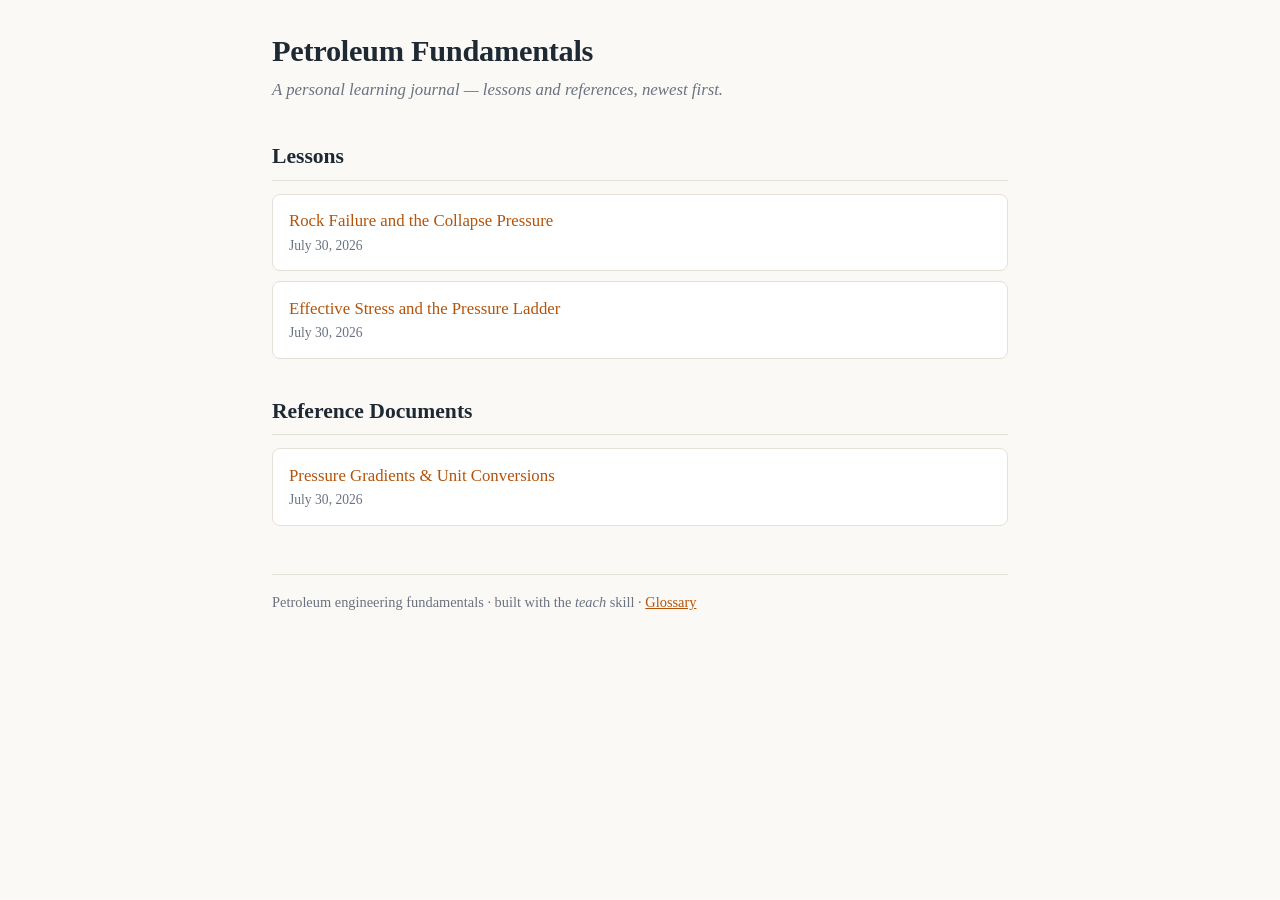
<file: index.html>
<!DOCTYPE html>
<html lang="en">
<head>
  <meta charset="UTF-8">
  <meta name="viewport" content="width=device-width, initial-scale=1.0">
  <title>Petroleum Fundamentals</title>
  <link rel="stylesheet" href="assets/course.css">
</head>
<body>
  <main>
    <header class="lesson-header">
      <h1>Petroleum Fundamentals</h1>
      <p class="subtitle">A personal learning journal — lessons and references, newest first.</p>
    </header>

    <section>
      <h2>Lessons</h2>
      <ul class="doc-list" id="lessons">
        <!-- Newest lessons go at the TOP of this list.
             Template:
             <li><a href="lessons/FILENAME.html">Lesson title<span class="date">Month D, YYYY</span></a></li>
        -->
        <li><a href="lessons/0002-rock-failure-and-collapse-pressure.html">Rock Failure and the Collapse Pressure<span class="date">July 30, 2026</span></a></li>
        <li><a href="lessons/0001-effective-stress-and-the-pressure-ladder.html">Effective Stress and the Pressure Ladder<span class="date">July 30, 2026</span></a></li>
      </ul>
    </section>

    <section>
      <h2>Reference Documents</h2>
      <ul class="doc-list" id="reference">
        <!-- Newest reference docs go at the TOP of this list.
             Template:
             <li><a href="reference/FILENAME.html">Reference title<span class="date">Month D, YYYY</span></a></li>
        -->
        <li><a href="reference/0001-pressure-gradients-cheat-sheet.html">Pressure Gradients &amp; Unit Conversions<span class="date">July 30, 2026</span></a></li>
      </ul>
    </section>

    <footer class="lesson-footer">
      Petroleum engineering fundamentals · built with the <em>teach</em> skill ·
      <a href="https://github.com/evgenymostovoy/petroleum-fundamentals/blob/main/GLOSSARY.md">Glossary</a>
    </footer>
  </main>
</body>
</html>
</file>
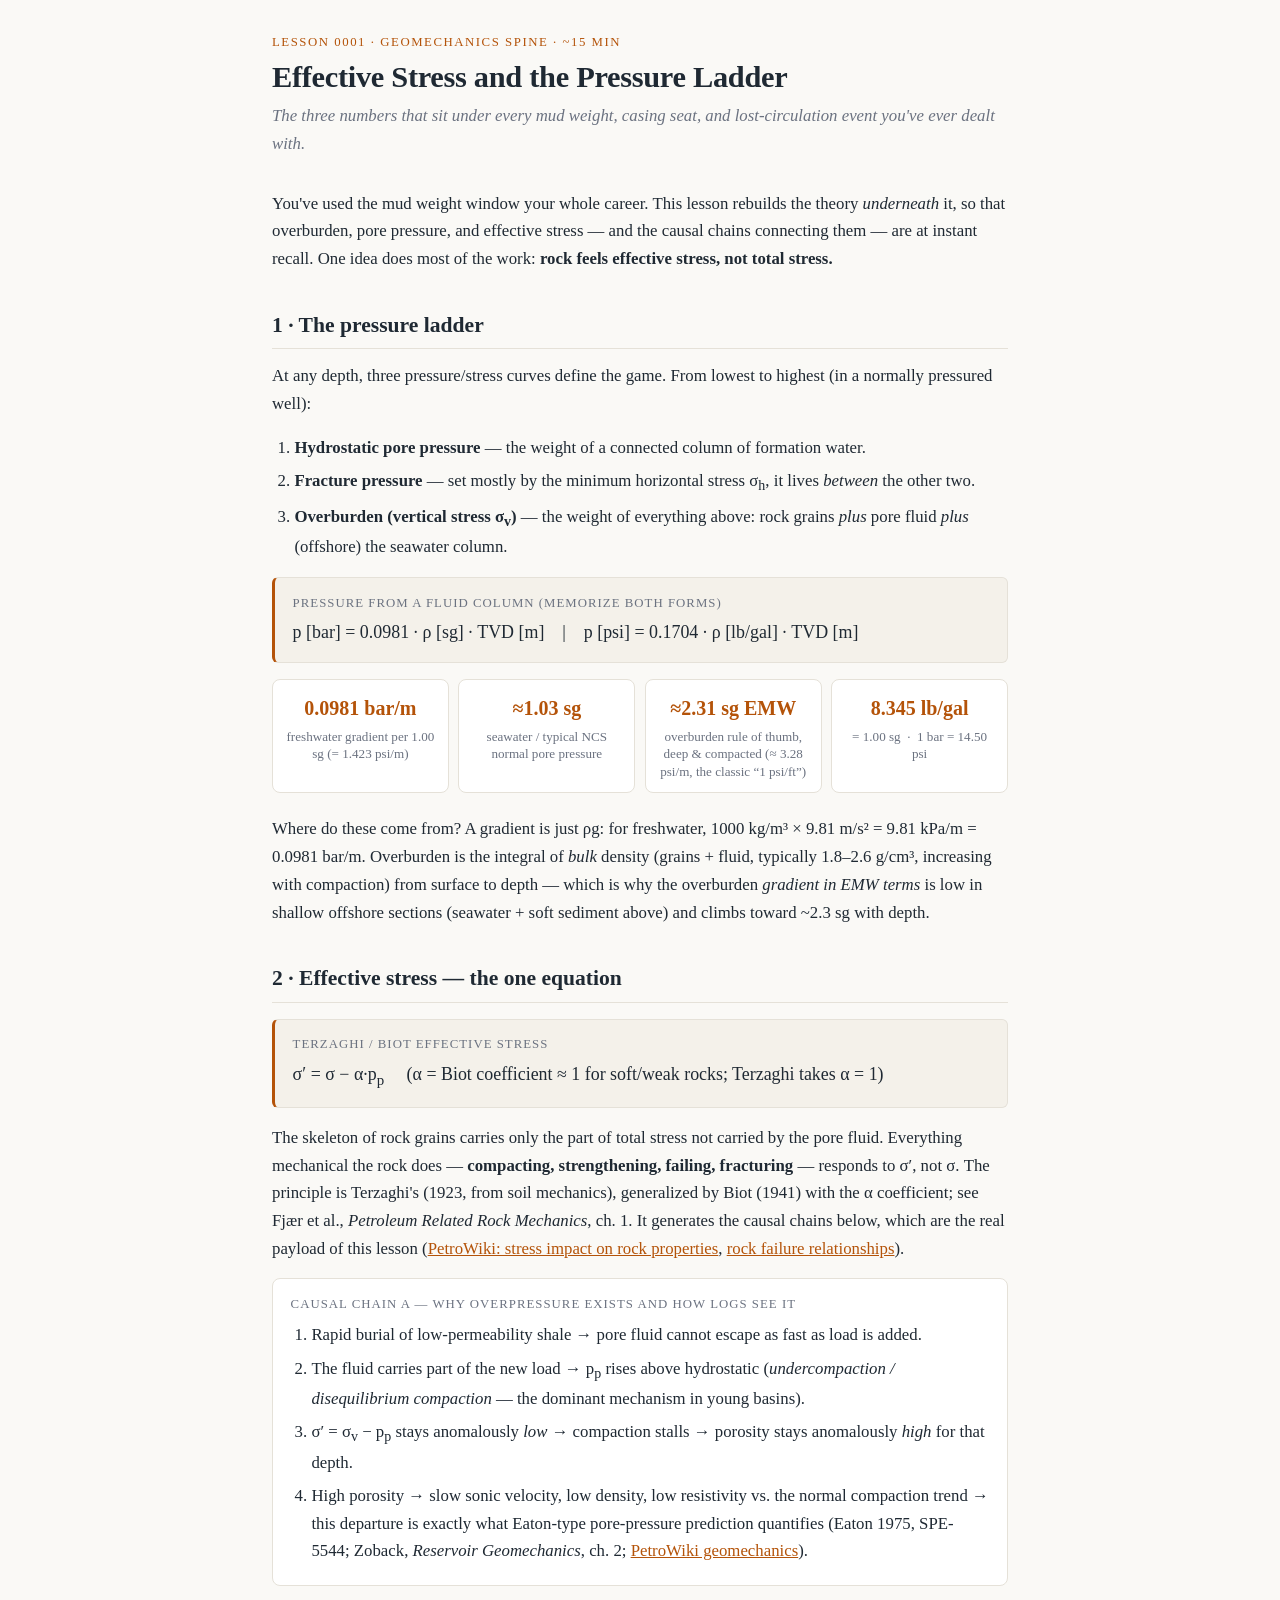
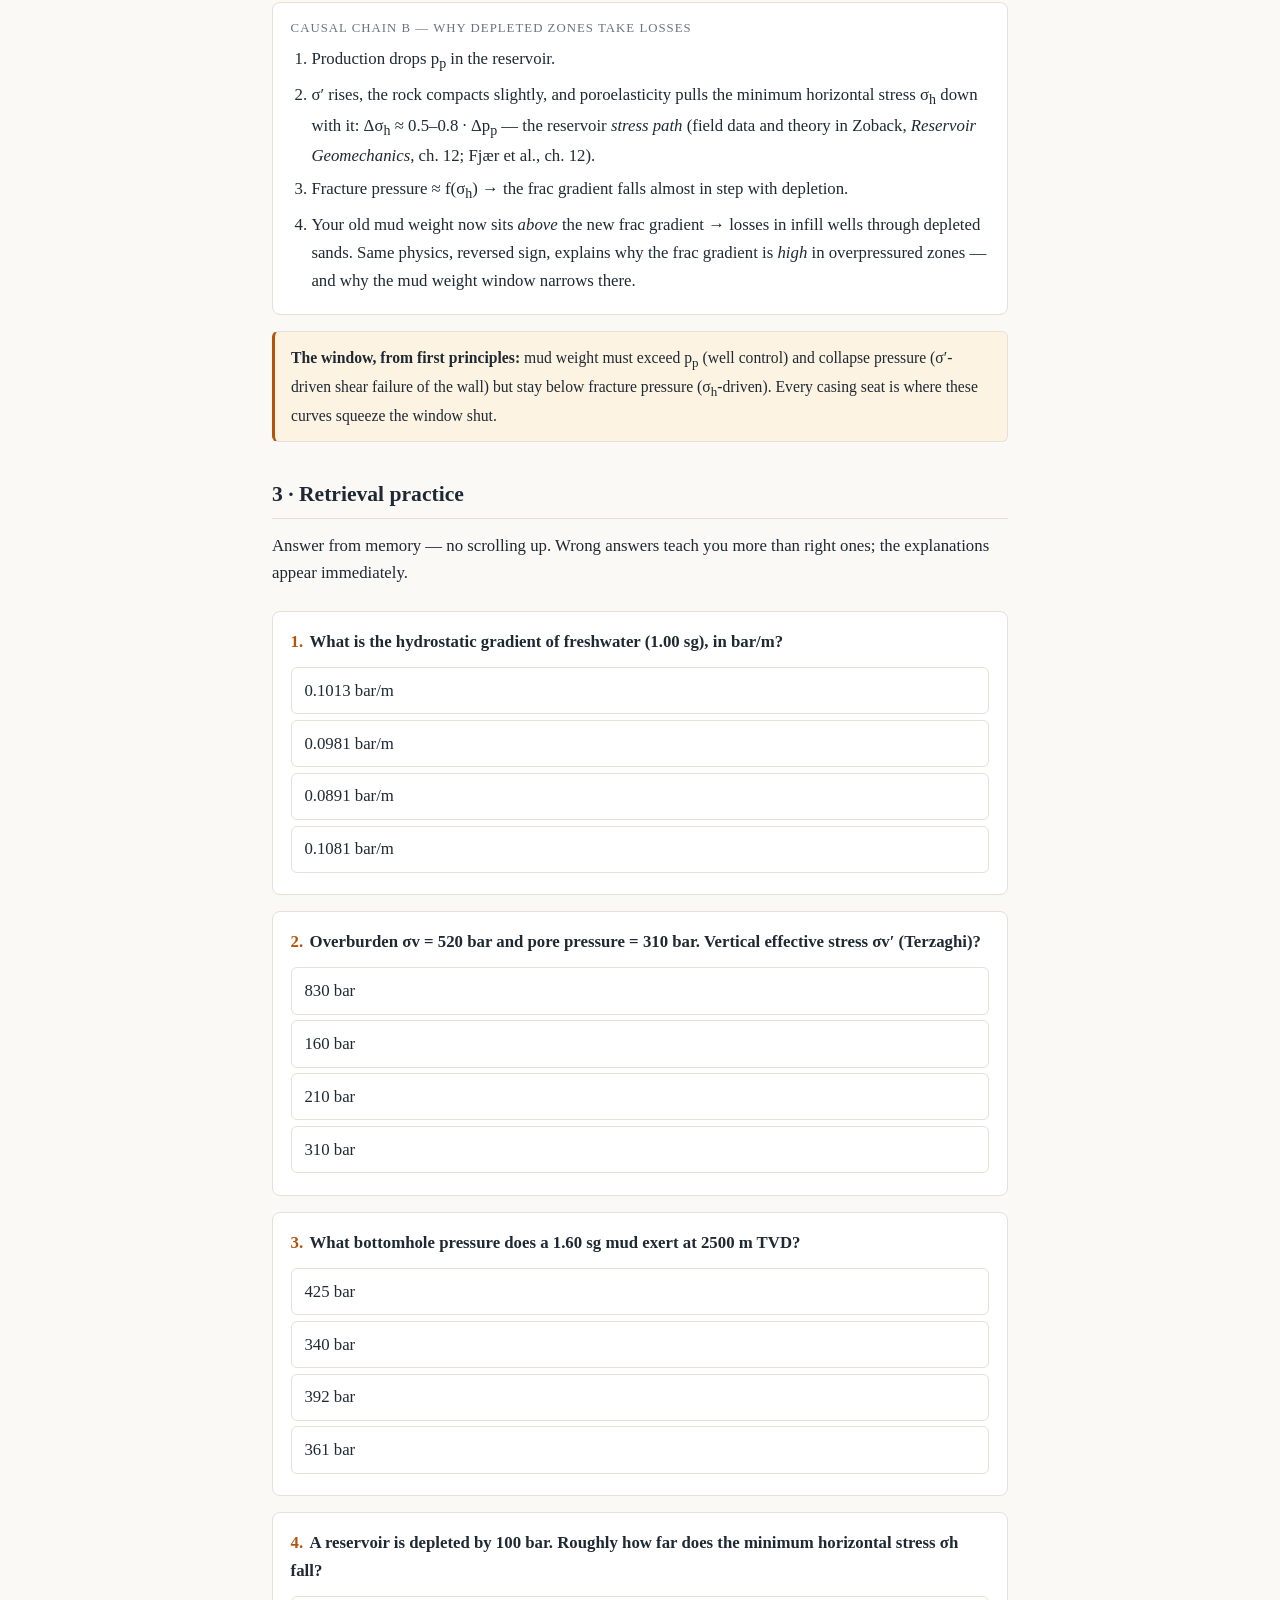
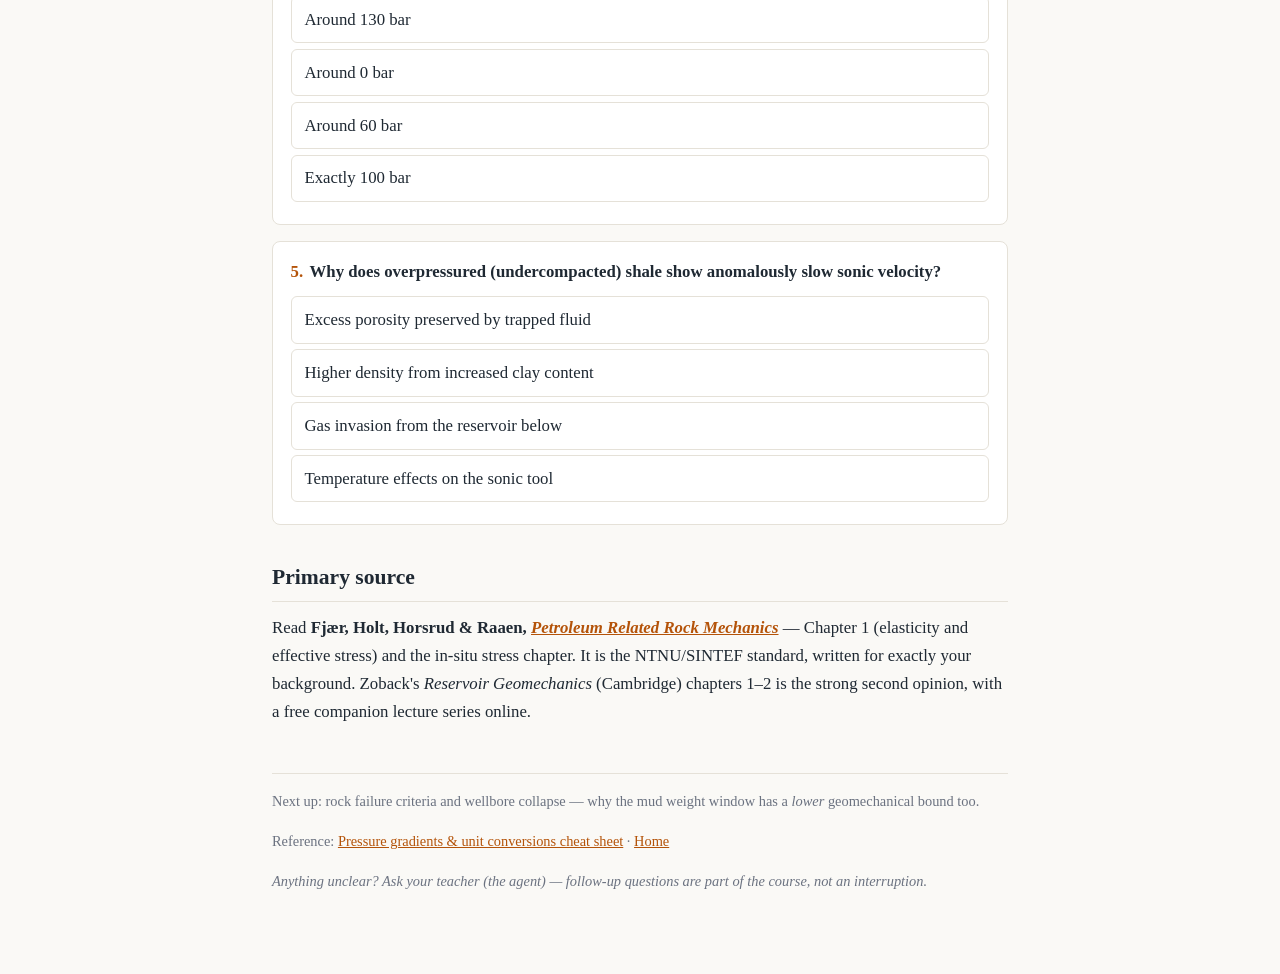
<file: lessons/0001-effective-stress-and-the-pressure-ladder.html>
<!DOCTYPE html>
<html lang="en">
<head>
  <meta charset="UTF-8">
  <meta name="viewport" content="width=device-width, initial-scale=1.0">
  <title>Lesson 1 · Effective Stress and the Pressure Ladder</title>
  <link rel="stylesheet" href="../assets/course.css">
</head>
<body>
<main>
  <header class="lesson-header">
    <div class="kicker">Lesson 0001 · Geomechanics spine · ~15 min</div>
    <h1>Effective Stress and the Pressure Ladder</h1>
    <p class="subtitle">The three numbers that sit under every mud weight, casing seat, and lost-circulation event you've ever dealt with.</p>
  </header>

  <p>You've used the mud weight window your whole career. This lesson rebuilds
  the theory <em>underneath</em> it, so that overburden, pore pressure, and
  effective stress — and the causal chains connecting them — are at instant
  recall. One idea does most of the work: <strong>rock feels effective
  stress, not total stress.</strong></p>

  <h2>1 · The pressure ladder</h2>

  <p>At any depth, three pressure/stress curves define the game. From lowest
  to highest (in a normally pressured well):</p>

  <ol>
    <li><strong>Hydrostatic pore pressure</strong> — the weight of a connected
    column of formation water.</li>
    <li><strong>Fracture pressure</strong> — set mostly by the minimum
    horizontal stress σ<sub>h</sub>, it lives <em>between</em> the other two.</li>
    <li><strong>Overburden (vertical stress σ<sub>v</sub>)</strong> — the
    weight of everything above: rock grains <em>plus</em> pore fluid
    <em>plus</em> (offshore) the seawater column.</li>
  </ol>

  <div class="formula">
    <span class="label">Pressure from a fluid column (memorize both forms)</span>
    p [bar] = 0.0981 · ρ [sg] · TVD [m] &nbsp;&nbsp;&nbsp;|&nbsp;&nbsp;&nbsp; p [psi] = 0.1704 · ρ [lb/gal] · TVD [m]
  </div>

  <div class="key-numbers">
    <div class="key-number"><span class="value">0.0981 bar/m</span><span class="caption">freshwater gradient per 1.00 sg (= 1.423 psi/m)</span></div>
    <div class="key-number"><span class="value">≈1.03 sg</span><span class="caption">seawater / typical NCS normal pore pressure</span></div>
    <div class="key-number"><span class="value">≈2.31 sg EMW</span><span class="caption">overburden rule of thumb, deep &amp; compacted (≈ 3.28 psi/m, the classic “1 psi/ft”)</span></div>
    <div class="key-number"><span class="value">8.345 lb/gal</span><span class="caption">= 1.00 sg &nbsp;·&nbsp; 1 bar = 14.50 psi</span></div>
  </div>

  <p>Where do these come from? A gradient is just ρg: for freshwater,
  1000 kg/m³ × 9.81 m/s² = 9.81 kPa/m = 0.0981 bar/m. Overburden is the
  integral of <em>bulk</em> density (grains + fluid, typically 1.8–2.6 g/cm³,
  increasing with compaction) from surface to depth — which is why the
  overburden <em>gradient in EMW terms</em> is low in shallow offshore
  sections (seawater + soft sediment above) and climbs toward ~2.3 sg with
  depth.</p>

  <h2>2 · Effective stress — the one equation</h2>

  <div class="formula">
    <span class="label">Terzaghi / Biot effective stress</span>
    σ′ = σ − α·p<sub>p</sub> &nbsp;&nbsp;&nbsp; (α = Biot coefficient ≈ 1 for soft/weak rocks; Terzaghi takes α = 1)
  </div>

  <p>The skeleton of rock grains carries only the part of total stress not
  carried by the pore fluid. Everything mechanical the rock does —
  <strong>compacting, strengthening, failing, fracturing</strong> — responds
  to σ′, not σ. The principle is Terzaghi's (1923, from soil mechanics),
  generalized by Biot (1941) with the α coefficient; see Fjær et al.,
  <em>Petroleum Related Rock Mechanics</em>, ch. 1. It generates the causal
  chains below, which are the real payload of this lesson
  (<a href="https://petrowiki.spe.org/Stress_impact_on_rock_properties">PetroWiki:
  stress impact on rock properties</a>,
  <a href="https://petrowiki.spe.org/Rock_failure_relationships">rock failure
  relationships</a>).</p>

  <div class="chain">
    <div class="chain-title">Causal chain A — why overpressure exists and how logs see it</div>
    <ol>
      <li>Rapid burial of low-permeability shale → pore fluid cannot escape as fast as load is added.</li>
      <li>The fluid carries part of the new load → p<sub>p</sub> rises above hydrostatic (<em>undercompaction / disequilibrium compaction</em> — the dominant mechanism in young basins).</li>
      <li>σ′ = σ<sub>v</sub> − p<sub>p</sub> stays anomalously <em>low</em> → compaction stalls → porosity stays anomalously <em>high</em> for that depth.</li>
      <li>High porosity → slow sonic velocity, low density, low resistivity vs. the normal compaction trend → this departure is exactly what Eaton-type pore-pressure prediction quantifies (Eaton 1975, SPE-5544; Zoback, <em>Reservoir Geomechanics</em>, ch. 2; <a href="https://petrowiki.spe.org/Category:5.1.10_Reservoir_geomechanics">PetroWiki geomechanics</a>).</li>
    </ol>
  </div>

  <div class="chain">
    <div class="chain-title">Causal chain B — why depleted zones take losses</div>
    <ol>
      <li>Production drops p<sub>p</sub> in the reservoir.</li>
      <li>σ′ rises, the rock compacts slightly, and poroelasticity pulls the minimum horizontal stress σ<sub>h</sub> down with it: Δσ<sub>h</sub> ≈ 0.5–0.8 · Δp<sub>p</sub> — the reservoir <em>stress path</em> (field data and theory in Zoback, <em>Reservoir Geomechanics</em>, ch. 12; Fjær et al., ch. 12).</li>
      <li>Fracture pressure ≈ f(σ<sub>h</sub>) → the frac gradient falls almost in step with depletion.</li>
      <li>Your old mud weight now sits <em>above</em> the new frac gradient → losses in infill wells through depleted sands. Same physics, reversed sign, explains why the frac gradient is <em>high</em> in overpressured zones — and why the mud weight window narrows there.</li>
    </ol>
  </div>

  <div class="callout">
    <strong>The window, from first principles:</strong> mud weight must exceed
    p<sub>p</sub> (well control) and collapse pressure (σ′-driven shear
    failure of the wall) but stay below fracture pressure (σ<sub>h</sub>-driven).
    Every casing seat is where these curves squeeze the window shut.
  </div>

  <h2>3 · Retrieval practice</h2>

  <p>Answer from memory — no scrolling up. Wrong answers teach you more than
  right ones; the explanations appear immediately.</p>

  <div id="quiz"></div>

  <h2>Primary source</h2>

  <p>Read <strong>Fjær, Holt, Horsrud &amp; Raaen,
  <a href="https://shop.elsevier.com/books/petroleum-related-rock-mechanics/fjaer/978-0-444-88913-3"><em>Petroleum
  Related Rock Mechanics</em></a></strong> — Chapter 1 (elasticity and
  effective stress) and the in-situ stress chapter. It is the NTNU/SINTEF
  standard, written for exactly your background. Zoback's
  <em>Reservoir Geomechanics</em> (Cambridge) chapters 1–2 is the strong
  second opinion, with a free companion lecture series online.</p>

  <footer class="lesson-footer">
    <p>Next up: rock failure criteria and wellbore collapse — why the mud
    weight window has a <em>lower</em> geomechanical bound too.</p>
    <p>Reference: <a href="../reference/0001-pressure-gradients-cheat-sheet.html">Pressure
    gradients &amp; unit conversions cheat sheet</a> ·
    <a href="../index.html">Home</a></p>
    <p><em>Anything unclear? Ask your teacher (the agent) — follow-up
    questions are part of the course, not an interruption.</em></p>
  </footer>
</main>

<script src="../assets/quiz.js"></script>
<script>
renderQuiz('quiz', [
  {
    q: 'What is the hydrostatic gradient of freshwater (1.00 sg), in bar/m?',
    options: ['0.1081 bar/m', '0.0891 bar/m', '0.0981 bar/m', '0.1013 bar/m'],
    answer: 2,
    explain: 'ρg = 1000 kg/m³ × 9.81 m/s² = 9.81 kPa/m = 0.0981 bar/m. Hence p [bar] = 0.0981 × sg × TVD [m]. (Brazilian field units: p [psi] = 0.1704 × lb/gal × TVD [m], i.e. 1.423 psi/m for freshwater.)'
  },
  {
    q: 'Overburden σv = 520 bar and pore pressure = 310 bar. Vertical effective stress σv′ (Terzaghi)?',
    options: ['830 bar', '210 bar', '310 bar', '160 bar'],
    answer: 1,
    explain: 'σ′ = σ − pp = 520 − 310 = 210 bar. The grain skeleton carries only what the pore fluid does not.'
  },
  {
    q: 'What bottomhole pressure does a 1.60 sg mud exert at 2500 m TVD?',
    options: ['340 bar', '425 bar', '392 bar', '361 bar'],
    answer: 2,
    explain: '0.0981 × 1.60 × 2500 = 392 bar. Drill this multiplication until it is reflexive — it is the workhorse of every well-control and design calculation.'
  },
  {
    q: 'A reservoir is depleted by 100 bar. Roughly how far does the minimum horizontal stress σh fall?',
    options: ['Exactly 100 bar', 'Around 0 bar', 'Around 130 bar', 'Around 60 bar'],
    answer: 3,
    explain: 'The reservoir stress path gives Δσh ≈ 0.5–0.8 × Δpp, so ~50–80 bar — which is why frac gradients collapse in depleted sands and infill wells take losses.'
  },
  {
    q: 'Why does overpressured (undercompacted) shale show anomalously slow sonic velocity?',
    options: [
      'Higher density from increased clay content',
      'Excess porosity preserved by trapped fluid',
      'Gas invasion from the reservoir below',
      'Temperature effects on the sonic tool'
    ],
    answer: 1,
    explain: 'High pp → low effective stress → compaction stalls → porosity stays high for that depth → slow sonic. The departure from the normal compaction trend is the basis of Eaton-type pore pressure prediction.'
  }
]);
</script>
</body>
</html>
</file>
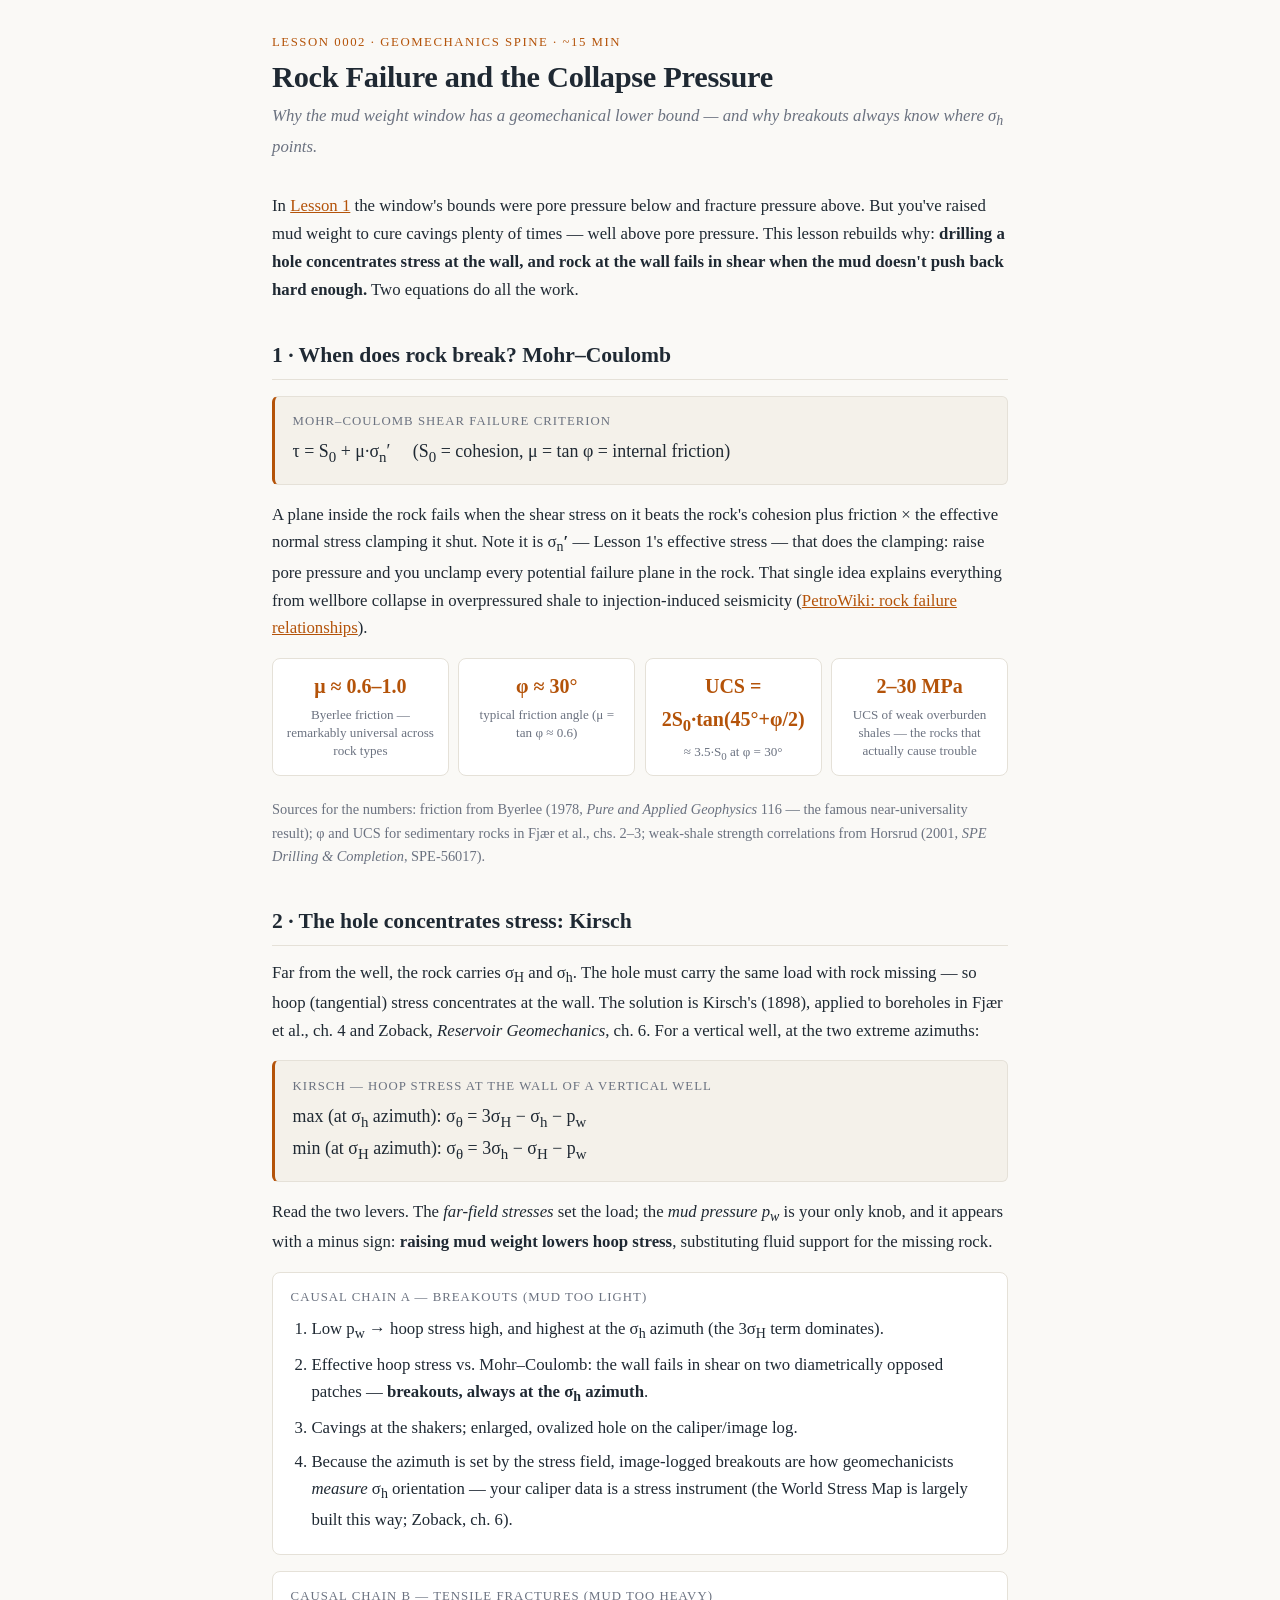
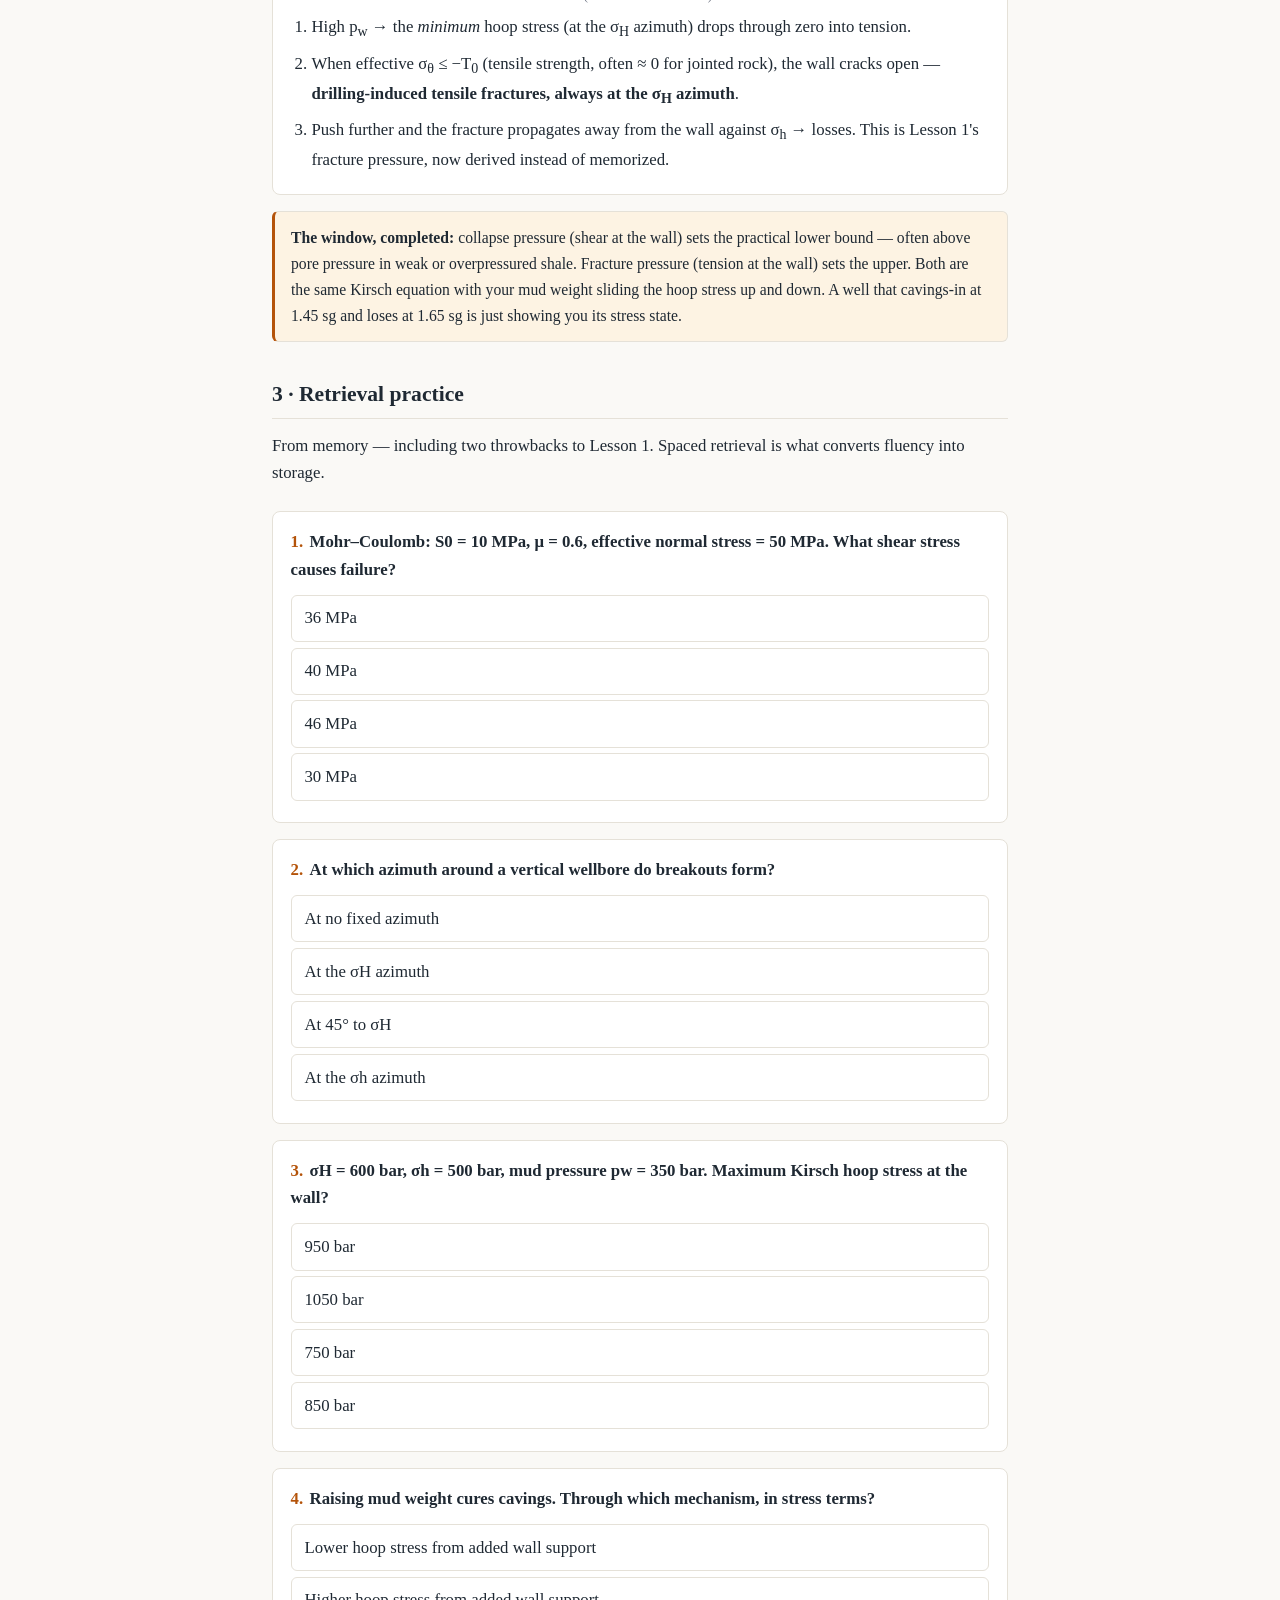
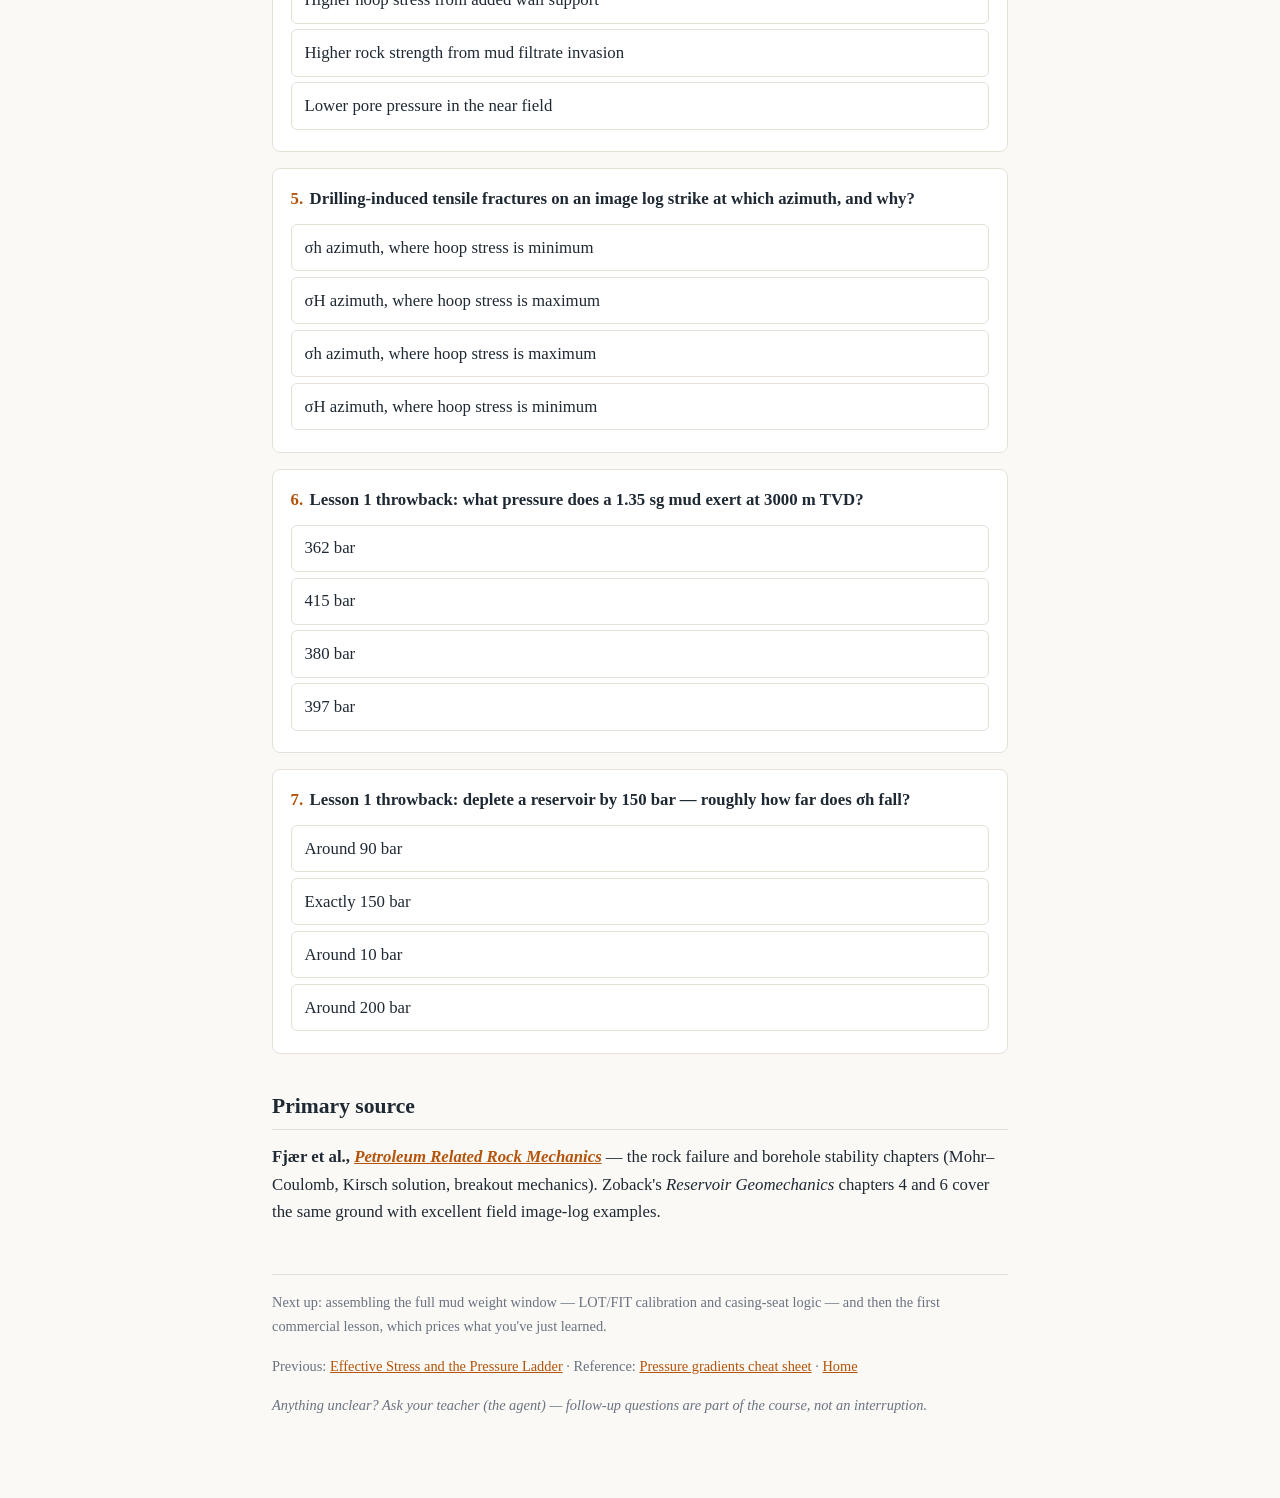
<file: lessons/0002-rock-failure-and-collapse-pressure.html>
<!DOCTYPE html>
<html lang="en">
<head>
  <meta charset="UTF-8">
  <meta name="viewport" content="width=device-width, initial-scale=1.0">
  <title>Lesson 2 · Rock Failure and the Collapse Pressure</title>
  <link rel="stylesheet" href="../assets/course.css">
</head>
<body>
<main>
  <header class="lesson-header">
    <div class="kicker">Lesson 0002 · Geomechanics spine · ~15 min</div>
    <h1>Rock Failure and the Collapse Pressure</h1>
    <p class="subtitle">Why the mud weight window has a geomechanical lower bound — and why breakouts always know where σ<sub>h</sub> points.</p>
  </header>

  <p>In <a href="0001-effective-stress-and-the-pressure-ladder.html">Lesson 1</a>
  the window's bounds were pore pressure below and fracture pressure above.
  But you've raised mud weight to cure cavings plenty of times — well above
  pore pressure. This lesson rebuilds why: <strong>drilling a hole
  concentrates stress at the wall, and rock at the wall fails in shear when
  the mud doesn't push back hard enough.</strong> Two equations do all the
  work.</p>

  <h2>1 · When does rock break? Mohr–Coulomb</h2>

  <div class="formula">
    <span class="label">Mohr–Coulomb shear failure criterion</span>
    τ = S<sub>0</sub> + μ·σ<sub>n</sub>′ &nbsp;&nbsp;&nbsp; (S<sub>0</sub> = cohesion, μ = tan φ = internal friction)
  </div>

  <p>A plane inside the rock fails when the shear stress on it beats the
  rock's cohesion plus friction × the effective normal stress clamping it
  shut. Note it is σ<sub>n</sub><strong>′</strong> — Lesson 1's effective
  stress — that does the clamping: raise pore pressure and you unclamp
  every potential failure plane in the rock. That single idea explains
  everything from wellbore collapse in overpressured shale to injection-induced
  seismicity
  (<a href="https://petrowiki.spe.org/Rock_failure_relationships">PetroWiki:
  rock failure relationships</a>).</p>

  <div class="key-numbers">
    <div class="key-number"><span class="value">μ ≈ 0.6–1.0</span><span class="caption">Byerlee friction — remarkably universal across rock types</span></div>
    <div class="key-number"><span class="value">φ ≈ 30°</span><span class="caption">typical friction angle (μ = tan φ ≈ 0.6)</span></div>
    <div class="key-number"><span class="value">UCS = 2S<sub>0</sub>·tan(45°+φ/2)</span><span class="caption">≈ 3.5·S<sub>0</sub> at φ = 30°</span></div>
    <div class="key-number"><span class="value">2–30 MPa</span><span class="caption">UCS of weak overburden shales — the rocks that actually cause trouble</span></div>
  </div>

  <p style="font-size:0.9rem; color:var(--muted);">Sources for the numbers:
  friction from Byerlee (1978, <em>Pure and Applied Geophysics</em> 116 —
  the famous near-universality result); φ and UCS for sedimentary rocks in
  Fjær et al., chs. 2–3; weak-shale strength correlations from Horsrud
  (2001, <em>SPE Drilling &amp; Completion</em>, SPE-56017).</p>

  <h2>2 · The hole concentrates stress: Kirsch</h2>

  <p>Far from the well, the rock carries σ<sub>H</sub> and σ<sub>h</sub>.
  The hole must carry the same load with rock missing — so hoop (tangential)
  stress concentrates at the wall. The solution is Kirsch's (1898), applied
  to boreholes in Fjær et al., ch. 4 and Zoback, <em>Reservoir
  Geomechanics</em>, ch. 6. For a vertical well, at the two extreme
  azimuths:</p>

  <div class="formula">
    <span class="label">Kirsch — hoop stress at the wall of a vertical well</span>
    max (at σ<sub>h</sub> azimuth): σ<sub>θ</sub> = 3σ<sub>H</sub> − σ<sub>h</sub> − p<sub>w</sub><br>
    min (at σ<sub>H</sub> azimuth): σ<sub>θ</sub> = 3σ<sub>h</sub> − σ<sub>H</sub> − p<sub>w</sub>
  </div>

  <p>Read the two levers. The <em>far-field stresses</em> set the load;
  the <em>mud pressure p<sub>w</sub></em> is your only knob, and it appears
  with a minus sign: <strong>raising mud weight lowers hoop stress</strong>,
  substituting fluid support for the missing rock.</p>

  <div class="chain">
    <div class="chain-title">Causal chain A — breakouts (mud too light)</div>
    <ol>
      <li>Low p<sub>w</sub> → hoop stress high, and highest at the σ<sub>h</sub> azimuth (the 3σ<sub>H</sub> term dominates).</li>
      <li>Effective hoop stress vs. Mohr–Coulomb: the wall fails in shear on two diametrically opposed patches — <strong>breakouts, always at the σ<sub>h</sub> azimuth</strong>.</li>
      <li>Cavings at the shakers; enlarged, ovalized hole on the caliper/image log.</li>
      <li>Because the azimuth is set by the stress field, image-logged breakouts are how geomechanicists <em>measure</em> σ<sub>h</sub> orientation — your caliper data is a stress instrument (the World Stress Map is largely built this way; Zoback, ch. 6).</li>
    </ol>
  </div>

  <div class="chain">
    <div class="chain-title">Causal chain B — tensile fractures (mud too heavy)</div>
    <ol>
      <li>High p<sub>w</sub> → the <em>minimum</em> hoop stress (at the σ<sub>H</sub> azimuth) drops through zero into tension.</li>
      <li>When effective σ<sub>θ</sub> ≤ −T<sub>0</sub> (tensile strength, often ≈ 0 for jointed rock), the wall cracks open — <strong>drilling-induced tensile fractures, always at the σ<sub>H</sub> azimuth</strong>.</li>
      <li>Push further and the fracture propagates away from the wall against σ<sub>h</sub> → losses. This is Lesson 1's fracture pressure, now derived instead of memorized.</li>
    </ol>
  </div>

  <div class="callout">
    <strong>The window, completed:</strong> collapse pressure (shear at the
    wall) sets the practical lower bound — often above pore pressure in weak
    or overpressured shale. Fracture pressure (tension at the wall) sets the
    upper. Both are the same Kirsch equation with your mud weight sliding
    the hoop stress up and down. A well that cavings-in at 1.45 sg and loses
    at 1.65 sg is just showing you its stress state.
  </div>

  <h2>3 · Retrieval practice</h2>

  <p>From memory — including two throwbacks to Lesson 1. Spaced retrieval
  is what converts fluency into storage.</p>

  <div id="quiz"></div>

  <h2>Primary source</h2>

  <p><strong>Fjær et al., <a href="https://shop.elsevier.com/books/petroleum-related-rock-mechanics/fjaer/978-0-444-88913-3"><em>Petroleum
  Related Rock Mechanics</em></a></strong> — the rock failure and borehole
  stability chapters (Mohr–Coulomb, Kirsch solution, breakout mechanics).
  Zoback's <em>Reservoir Geomechanics</em> chapters 4 and 6 cover the same
  ground with excellent field image-log examples.</p>

  <footer class="lesson-footer">
    <p>Next up: assembling the full mud weight window — LOT/FIT
    calibration and casing-seat logic — and then the first commercial
    lesson, which prices what you've just learned.</p>
    <p>Previous: <a href="0001-effective-stress-and-the-pressure-ladder.html">Effective
    Stress and the Pressure Ladder</a> ·
    Reference: <a href="../reference/0001-pressure-gradients-cheat-sheet.html">Pressure
    gradients cheat sheet</a> ·
    <a href="../index.html">Home</a></p>
    <p><em>Anything unclear? Ask your teacher (the agent) — follow-up
    questions are part of the course, not an interruption.</em></p>
  </footer>
</main>

<script src="../assets/quiz.js"></script>
<script>
renderQuiz('quiz', [
  {
    q: 'Mohr–Coulomb: S0 = 10 MPa, μ = 0.6, effective normal stress = 50 MPa. What shear stress causes failure?',
    options: ['30 MPa', '36 MPa', '40 MPa', '46 MPa'],
    answer: 2,
    explain: 'τ = S0 + μ·σn′ = 10 + 0.6×50 = 40 MPa. Cohesion plus friction times the effective clamping stress.'
  },
  {
    q: 'At which azimuth around a vertical wellbore do breakouts form?',
    options: ['At the σH azimuth', 'At the σh azimuth', 'At 45° to σH', 'At no fixed azimuth'],
    answer: 1,
    explain: 'Hoop stress is maximum at the σh azimuth (σθ = 3σH − σh − pw, the 3σH term acting there), so shear failure localizes there — which is why image-logged breakouts measure stress orientation.'
  },
  {
    q: 'σH = 600 bar, σh = 500 bar, mud pressure pw = 350 bar. Maximum Kirsch hoop stress at the wall?',
    options: ['750 bar', '850 bar', '1050 bar', '950 bar'],
    answer: 3,
    explain: 'σθ,max = 3σH − σh − pw = 1800 − 500 − 350 = 950 bar. Note how the mud pressure directly offsets the concentration — your one knob.'
  },
  {
    q: 'Raising mud weight cures cavings. Through which mechanism, in stress terms?',
    options: [
      'Higher hoop stress from added wall support',
      'Lower hoop stress from added wall support',
      'Lower pore pressure in the near field',
      'Higher rock strength from mud filtrate invasion'
    ],
    answer: 1,
    explain: 'pw enters Kirsch with a minus sign: more mud pressure → less hoop stress → the Mohr–Coulomb criterion is no longer exceeded at the wall. (Time-dependent shale effects can undo this — a later lesson.)'
  },
  {
    q: 'Drilling-induced tensile fractures on an image log strike at which azimuth, and why?',
    options: [
      'σh azimuth, where hoop stress is minimum',
      'σH azimuth, where hoop stress is maximum',
      'σH azimuth, where hoop stress is minimum',
      'σh azimuth, where hoop stress is maximum'
    ],
    answer: 2,
    explain: 'The minimum hoop stress (3σh − σH − pw) sits at the σH azimuth; heavy mud drives it tensile there first. DITFs therefore point along σH — the complement of breakouts.'
  },
  {
    q: 'Lesson 1 throwback: what pressure does a 1.35 sg mud exert at 3000 m TVD?',
    options: ['362 bar', '397 bar', '415 bar', '380 bar'],
    answer: 1,
    explain: '0.0981 × 1.35 × 3000 = 397 bar. (Brazilian field units: 0.1704 × 11.3 lb/gal × 3000 m ≈ 5780 psi ≈ 399 bar — rounding in the sg↔ppg conversion.)'
  },
  {
    q: 'Lesson 1 throwback: deplete a reservoir by 150 bar — roughly how far does σh fall?',
    options: ['Around 10 bar', 'Around 200 bar', 'Around 90 bar', 'Exactly 150 bar'],
    answer: 2,
    explain: 'Stress path Δσh ≈ 0.5–0.8 × Δpp → ~75–120 bar. This is also why the collapse and frac curves both move after depletion — the whole window shifts, not just one edge.'
  }
]);
</script>
</body>
</html>
</file>
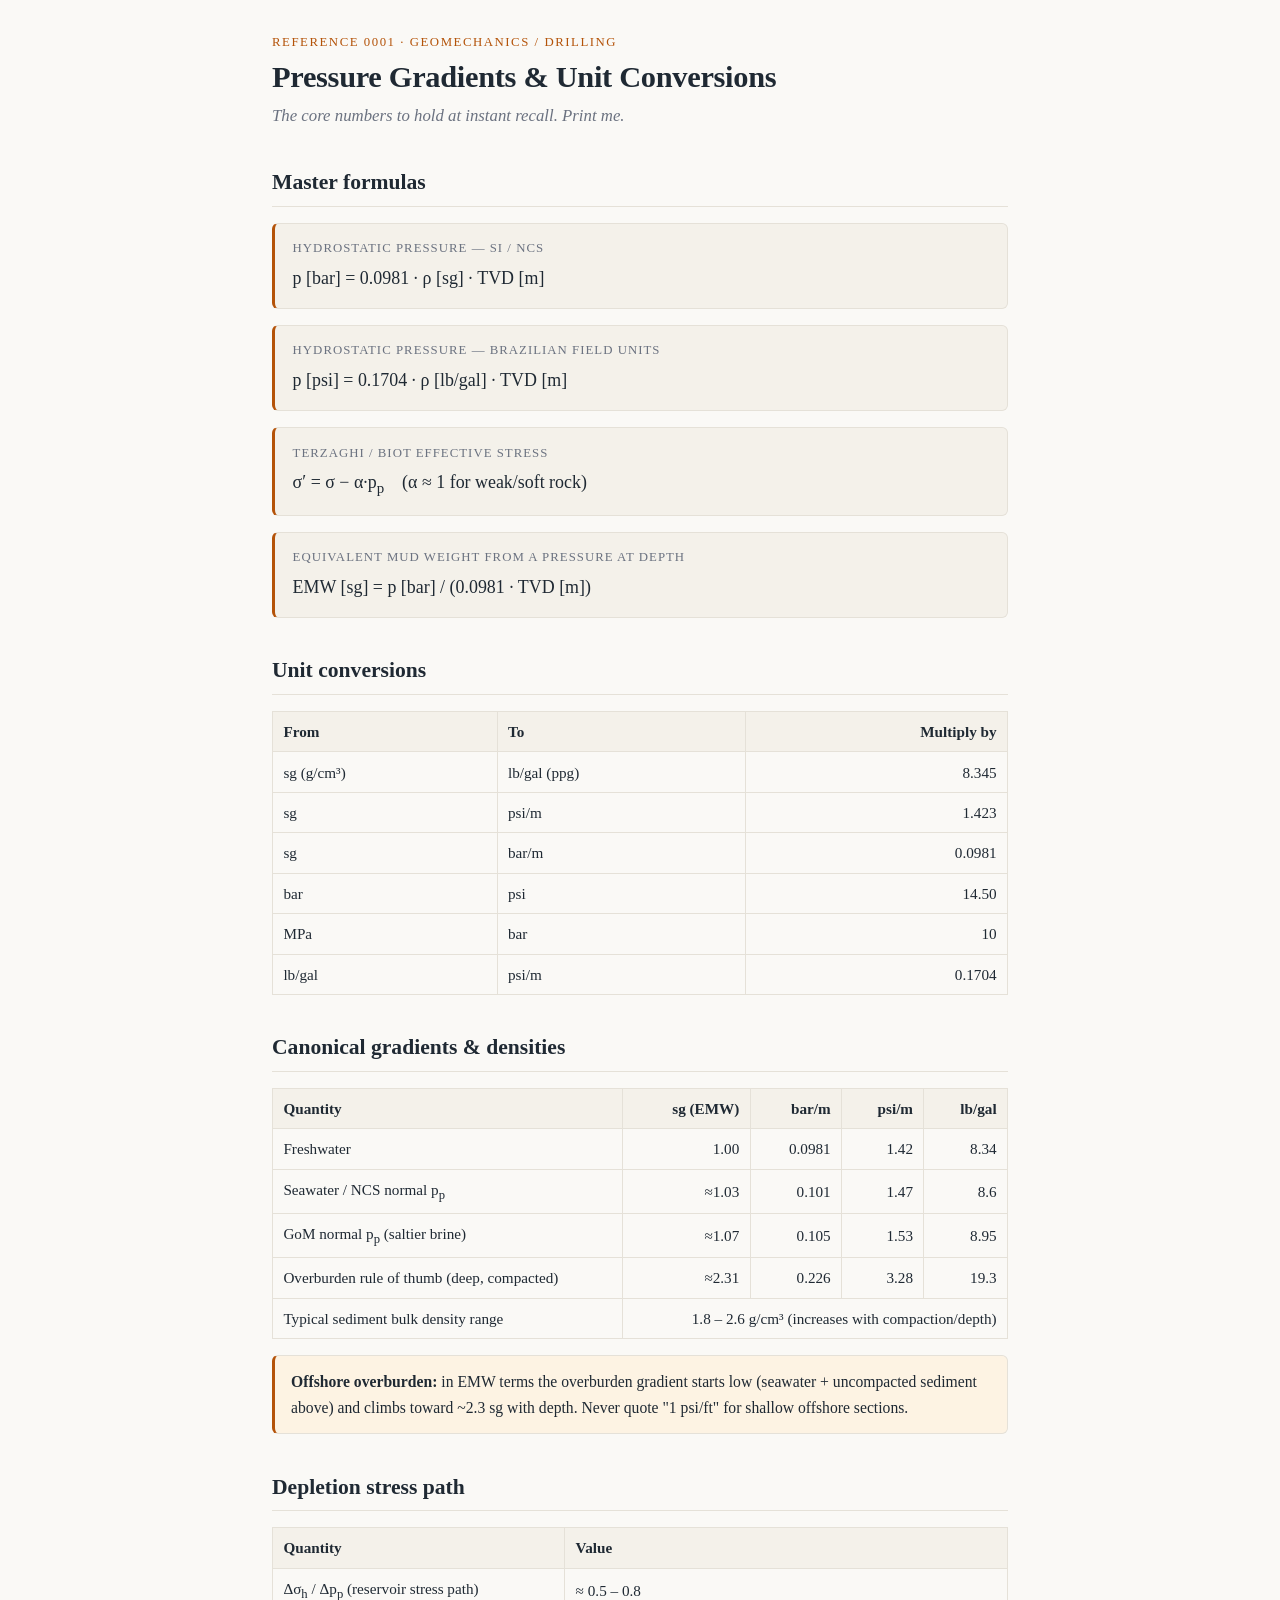
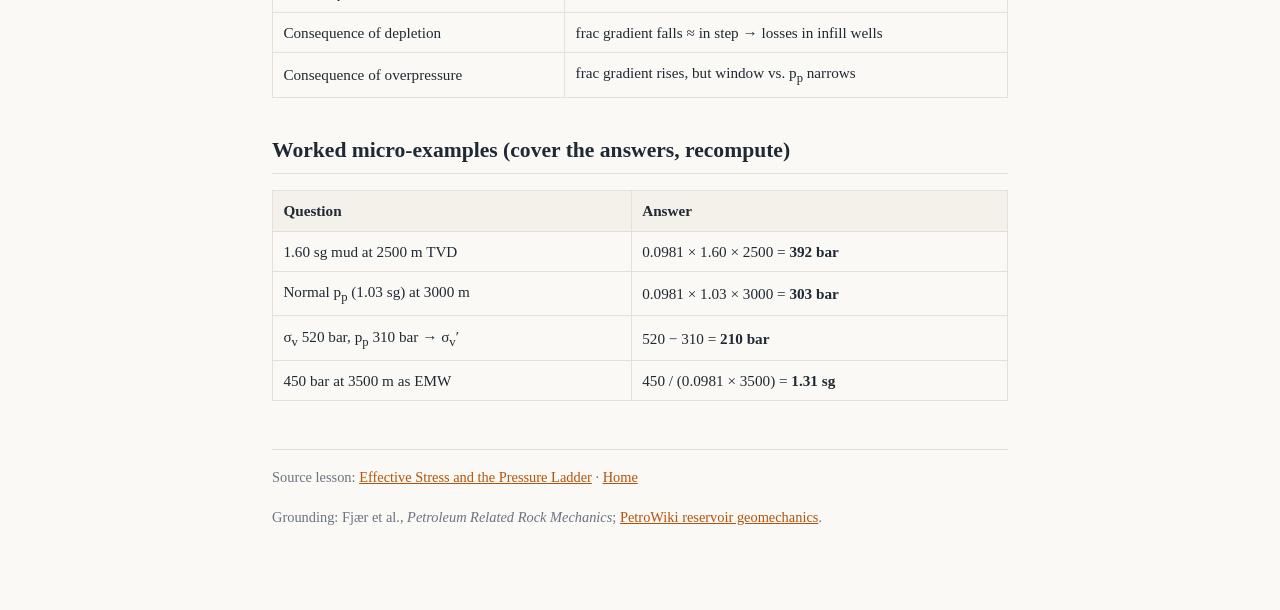
<file: reference/0001-pressure-gradients-cheat-sheet.html>
<!DOCTYPE html>
<html lang="en">
<head>
  <meta charset="UTF-8">
  <meta name="viewport" content="width=device-width, initial-scale=1.0">
  <title>Reference · Pressure Gradients &amp; Unit Conversions</title>
  <link rel="stylesheet" href="../assets/course.css">
</head>
<body>
<main>
  <header class="lesson-header">
    <div class="kicker">Reference 0001 · Geomechanics / Drilling</div>
    <h1>Pressure Gradients &amp; Unit Conversions</h1>
    <p class="subtitle">The core numbers to hold at instant recall. Print me.</p>
  </header>

  <h2>Master formulas</h2>

  <div class="formula">
    <span class="label">Hydrostatic pressure — SI / NCS</span>
    p [bar] = 0.0981 · ρ [sg] · TVD [m]
  </div>
  <div class="formula">
    <span class="label">Hydrostatic pressure — Brazilian field units</span>
    p [psi] = 0.1704 · ρ [lb/gal] · TVD [m]
  </div>
  <div class="formula">
    <span class="label">Terzaghi / Biot effective stress</span>
    σ′ = σ − α·p<sub>p</sub> &nbsp;&nbsp; (α ≈ 1 for weak/soft rock)
  </div>
  <div class="formula">
    <span class="label">Equivalent mud weight from a pressure at depth</span>
    EMW [sg] = p [bar] / (0.0981 · TVD [m])
  </div>

  <h2>Unit conversions</h2>

  <table>
    <tr><th>From</th><th>To</th><th class="num">Multiply by</th></tr>
    <tr><td>sg (g/cm³)</td><td>lb/gal (ppg)</td><td class="num">8.345</td></tr>
    <tr><td>sg</td><td>psi/m</td><td class="num">1.423</td></tr>
    <tr><td>sg</td><td>bar/m</td><td class="num">0.0981</td></tr>
    <tr><td>bar</td><td>psi</td><td class="num">14.50</td></tr>
    <tr><td>MPa</td><td>bar</td><td class="num">10</td></tr>
    <tr><td>lb/gal</td><td>psi/m</td><td class="num">0.1704</td></tr>
  </table>

  <h2>Canonical gradients &amp; densities</h2>

  <table>
    <tr><th>Quantity</th><th class="num">sg (EMW)</th><th class="num">bar/m</th><th class="num">psi/m</th><th class="num">lb/gal</th></tr>
    <tr><td>Freshwater</td><td class="num">1.00</td><td class="num">0.0981</td><td class="num">1.42</td><td class="num">8.34</td></tr>
    <tr><td>Seawater / NCS normal p<sub>p</sub></td><td class="num">≈1.03</td><td class="num">0.101</td><td class="num">1.47</td><td class="num">8.6</td></tr>
    <tr><td>GoM normal p<sub>p</sub> (saltier brine)</td><td class="num">≈1.07</td><td class="num">0.105</td><td class="num">1.53</td><td class="num">8.95</td></tr>
    <tr><td>Overburden rule of thumb (deep, compacted)</td><td class="num">≈2.31</td><td class="num">0.226</td><td class="num">3.28</td><td class="num">19.3</td></tr>
    <tr><td>Typical sediment bulk density range</td><td class="num" colspan="4">1.8 – 2.6 g/cm³ (increases with compaction/depth)</td></tr>
  </table>

  <div class="callout">
    <strong>Offshore overburden:</strong> in EMW terms the overburden gradient
    starts low (seawater + uncompacted sediment above) and climbs toward
    ~2.3 sg with depth. Never quote "1 psi/ft" for shallow offshore sections.
  </div>

  <h2>Depletion stress path</h2>

  <table>
    <tr><th>Quantity</th><th>Value</th></tr>
    <tr><td>Δσ<sub>h</sub> / Δp<sub>p</sub> (reservoir stress path)</td><td>≈ 0.5 – 0.8</td></tr>
    <tr><td>Consequence of depletion</td><td>frac gradient falls ≈ in step → losses in infill wells</td></tr>
    <tr><td>Consequence of overpressure</td><td>frac gradient rises, but window vs. p<sub>p</sub> narrows</td></tr>
  </table>

  <h2>Worked micro-examples (cover the answers, recompute)</h2>

  <table>
    <tr><th>Question</th><th>Answer</th></tr>
    <tr><td>1.60 sg mud at 2500 m TVD</td><td>0.0981 × 1.60 × 2500 = <strong>392 bar</strong></td></tr>
    <tr><td>Normal p<sub>p</sub> (1.03 sg) at 3000 m</td><td>0.0981 × 1.03 × 3000 = <strong>303 bar</strong></td></tr>
    <tr><td>σ<sub>v</sub> 520 bar, p<sub>p</sub> 310 bar → σ<sub>v</sub>′</td><td>520 − 310 = <strong>210 bar</strong></td></tr>
    <tr><td>450 bar at 3500 m as EMW</td><td>450 / (0.0981 × 3500) = <strong>1.31 sg</strong></td></tr>
  </table>

  <footer class="lesson-footer">
    <p>Source lesson: <a href="../lessons/0001-effective-stress-and-the-pressure-ladder.html">Effective
    Stress and the Pressure Ladder</a> · <a href="../index.html">Home</a></p>
    <p>Grounding: Fjær et al., <em>Petroleum Related Rock Mechanics</em>;
    <a href="https://petrowiki.spe.org/Category:5.1.10_Reservoir_geomechanics">PetroWiki
    reservoir geomechanics</a>.</p>
  </footer>
</main>
</body>
</html>
</file>
<file: assets/course.css>
/* Shared course stylesheet — linked by every lesson and reference doc.
   Tufte-inspired: generous measure, serif body, restrained color. */

:root {
  color-scheme: light dark;
  --bg: #faf9f6;
  --text: #1f2933;
  --muted: #6b7280;
  --accent: #b45309;
  --accent-soft: #fdf3e3;
  --card: #ffffff;
  --border: #e5e1d8;
  --good: #15803d;
  --bad: #b91c1c;
  --formula-bg: #f4f1ea;
}
@media (prefers-color-scheme: dark) {
  :root {
    --bg: #16181d;
    --text: #e8e6e1;
    --muted: #9ca3af;
    --accent: #f59e0b;
    --accent-soft: #2a2216;
    --card: #1f2229;
    --border: #33373f;
    --good: #4ade80;
    --bad: #f87171;
    --formula-bg: #1d2026;
  }
}

* { margin: 0; padding: 0; box-sizing: border-box; }

body {
  font-family: Georgia, 'Times New Roman', serif;
  background: var(--bg);
  color: var(--text);
  line-height: 1.65;
  padding: 2rem 1rem 4rem;
  font-size: 1.05rem;
}

main { max-width: 46rem; margin: 0 auto; }

header.lesson-header { margin-bottom: 2rem; }
.kicker {
  text-transform: uppercase;
  letter-spacing: 0.12em;
  font-size: 0.8rem;
  color: var(--accent);
  margin-bottom: 0.3rem;
}
h1 { font-size: 1.9rem; line-height: 1.25; letter-spacing: -0.01em; margin-bottom: 0.4rem; }
.subtitle { color: var(--muted); font-size: 1.05rem; font-style: italic; }

h2 {
  font-size: 1.35rem;
  margin: 2.2rem 0 0.8rem;
  padding-bottom: 0.3rem;
  border-bottom: 1px solid var(--border);
}
h3 { font-size: 1.1rem; margin: 1.6rem 0 0.5rem; }

p { margin-bottom: 1rem; }
ul, ol { margin: 0 0 1rem 1.4rem; }
li { margin-bottom: 0.35rem; }

a { color: var(--accent); }

strong { font-weight: 700; }

/* Formula block */
.formula {
  background: var(--formula-bg);
  border: 1px solid var(--border);
  border-left: 3px solid var(--accent);
  border-radius: 6px;
  padding: 0.9rem 1.1rem;
  margin: 1rem 0;
  font-family: 'Cambria Math', Georgia, serif;
  font-size: 1.12rem;
  overflow-x: auto;
}
.formula .label {
  display: block;
  font-family: Georgia, serif;
  font-size: 0.8rem;
  text-transform: uppercase;
  letter-spacing: 0.08em;
  color: var(--muted);
  margin-bottom: 0.3rem;
}

/* Key number cards */
.key-numbers {
  display: grid;
  grid-template-columns: repeat(auto-fit, minmax(150px, 1fr));
  gap: 0.6rem;
  margin: 1rem 0 1.4rem;
}
.key-number {
  background: var(--card);
  border: 1px solid var(--border);
  border-radius: 8px;
  padding: 0.7rem 0.8rem;
  text-align: center;
}
.key-number .value { font-size: 1.25rem; font-weight: 700; color: var(--accent); }
.key-number .caption { font-size: 0.82rem; color: var(--muted); line-height: 1.35; display: block; margin-top: 0.2rem; }

/* Causal chain */
.chain {
  background: var(--card);
  border: 1px solid var(--border);
  border-radius: 8px;
  padding: 0.9rem 1.1rem;
  margin: 1rem 0;
}
.chain ol { margin: 0 0 0 1.3rem; }
.chain .chain-title {
  font-size: 0.8rem;
  text-transform: uppercase;
  letter-spacing: 0.08em;
  color: var(--muted);
  margin-bottom: 0.4rem;
}

/* Callouts */
.callout {
  border: 1px solid var(--border);
  border-left: 3px solid var(--accent);
  background: var(--accent-soft);
  border-radius: 6px;
  padding: 0.8rem 1rem;
  margin: 1rem 0;
  font-size: 0.98rem;
}

/* Tables */
table { border-collapse: collapse; width: 100%; margin: 1rem 0; font-size: 0.95rem; }
th, td { border: 1px solid var(--border); padding: 0.45rem 0.65rem; text-align: left; }
th { background: var(--formula-bg); font-family: Georgia, serif; }
td.num, th.num { text-align: right; font-variant-numeric: tabular-nums; }

/* Document list (homepage / archive pages) */
ul.doc-list { list-style: none; margin: 0 0 1rem; }
ul.doc-list li {
  background: var(--card);
  border: 1px solid var(--border);
  border-radius: 8px;
  margin-bottom: 0.6rem;
}
ul.doc-list a {
  display: block;
  padding: 0.8rem 1rem;
  color: var(--accent);
  text-decoration: none;
  font-size: 1.05rem;
}
ul.doc-list a:hover { text-decoration: underline; }
ul.doc-list .date { color: var(--muted); font-size: 0.85rem; display: block; }

/* Footer nav */
footer.lesson-footer {
  margin-top: 3rem;
  padding-top: 1rem;
  border-top: 1px solid var(--border);
  color: var(--muted);
  font-size: 0.9rem;
}

/* Print */
@media print {
  body { background: #fff; color: #000; font-size: 10.5pt; padding: 0; }
  .quiz-container, .no-print { display: none; }
  a { color: #000; text-decoration: none; }
  .key-number .value { color: #000; }
}
</file>
